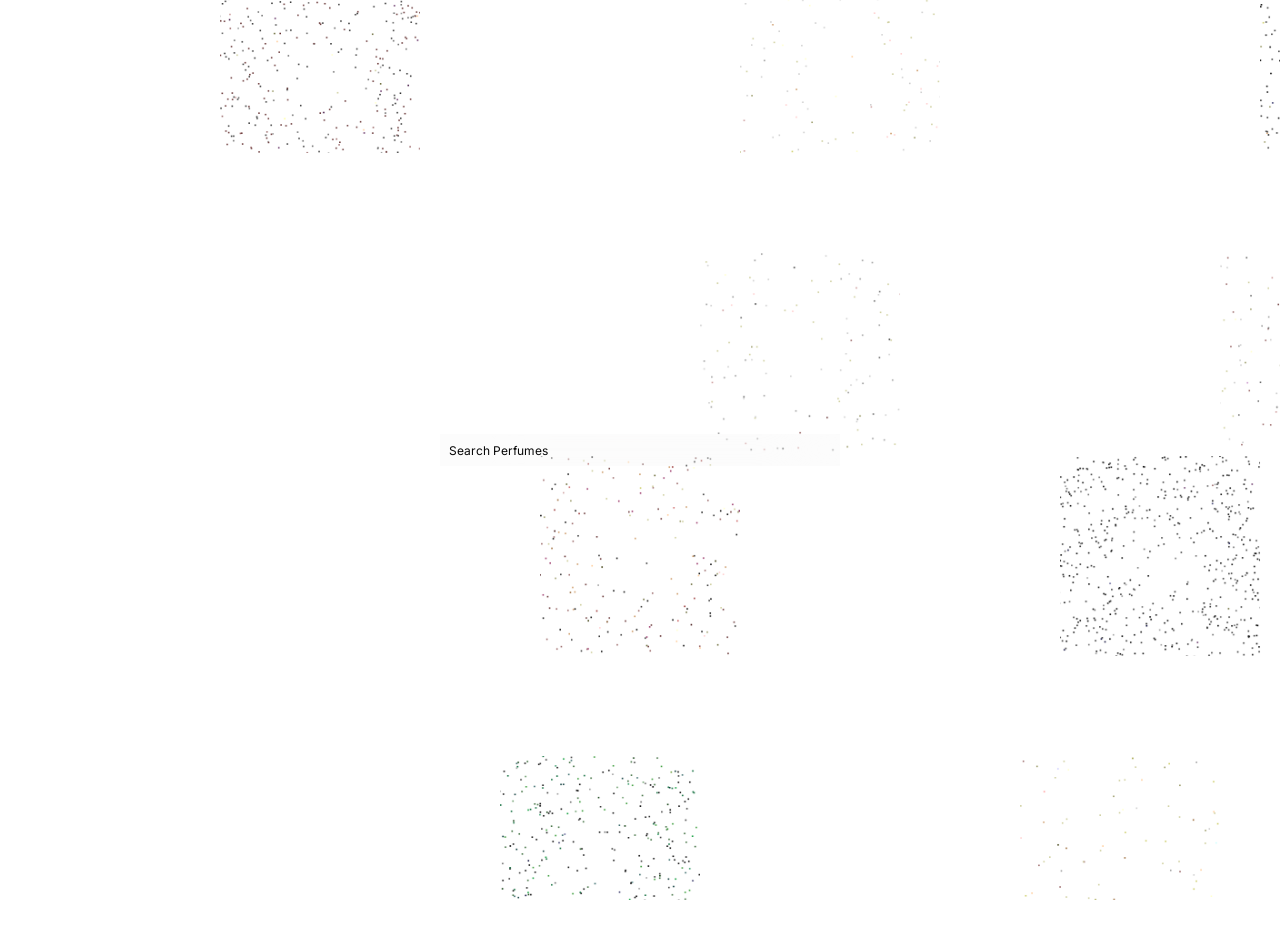
<file: index.html>
<!doctype html>
<html lang="en">
  <head><meta charset="UTF-8" /><meta name="viewport" content="width=device-width, initial-scale=1.0, maximum-scale=1.0" /><title>Perfume Atlas</title><link rel="stylesheet" href="styles.css" /><link rel="stylesheet" href="interaction-fixes.css" /><link rel="stylesheet" href="mobile.css" /><link rel="stylesheet" href="refinements.css" /></head>
  <body>
    <main class="atlas" id="atlas">
      <div class="floating-bottles" id="floatingBottles" aria-hidden="true"></div>
      <section class="search-area" id="searchArea"><label class="search-bar"><input id="search" autocomplete="off" placeholder="Search Perfumes" /><button id="clearSearch" aria-label="Clear search">×</button></label><div class="search-results" id="searchResults" hidden></div></section>
      <section class="detail-workspace" id="workspace" hidden>
        <button class="back-to-previous" id="backToPrevious" type="button" hidden aria-label="Back to previous perfume">← <span>Back to Previous</span></button>
        <aside class="collections panel" id="collectionsPanel"><button class="bar toggle" id="collectionsToggle"><span id="collectionName">Collections</span><b>+</b></button><div class="collection-grid" id="collectionGrid" hidden></div><button class="bar toggle" id="brandToggle"><span id="brandName">Brand</span><b>+</b></button><div class="collection-grid" id="brandGrid" hidden></div></aside>
        <article class="hero-card panel" id="heroCard"></article><aside class="details-panel" id="detailsPanel"></aside><aside class="connections" id="connections" hidden></aside>
      </section>
    </main>
    <dialog id="mobileNoteDialog" aria-label="Related fragrances"><div id="mobileNoteContent"></div></dialog>
    <script src="perfumes-data.js"></script><script src="bitmap-points.js"></script><script src="note-particles.js"></script><script src="app.js"></script>
    <script src="color-atmosphere.js"></script>
  </body>
</html>
</file>
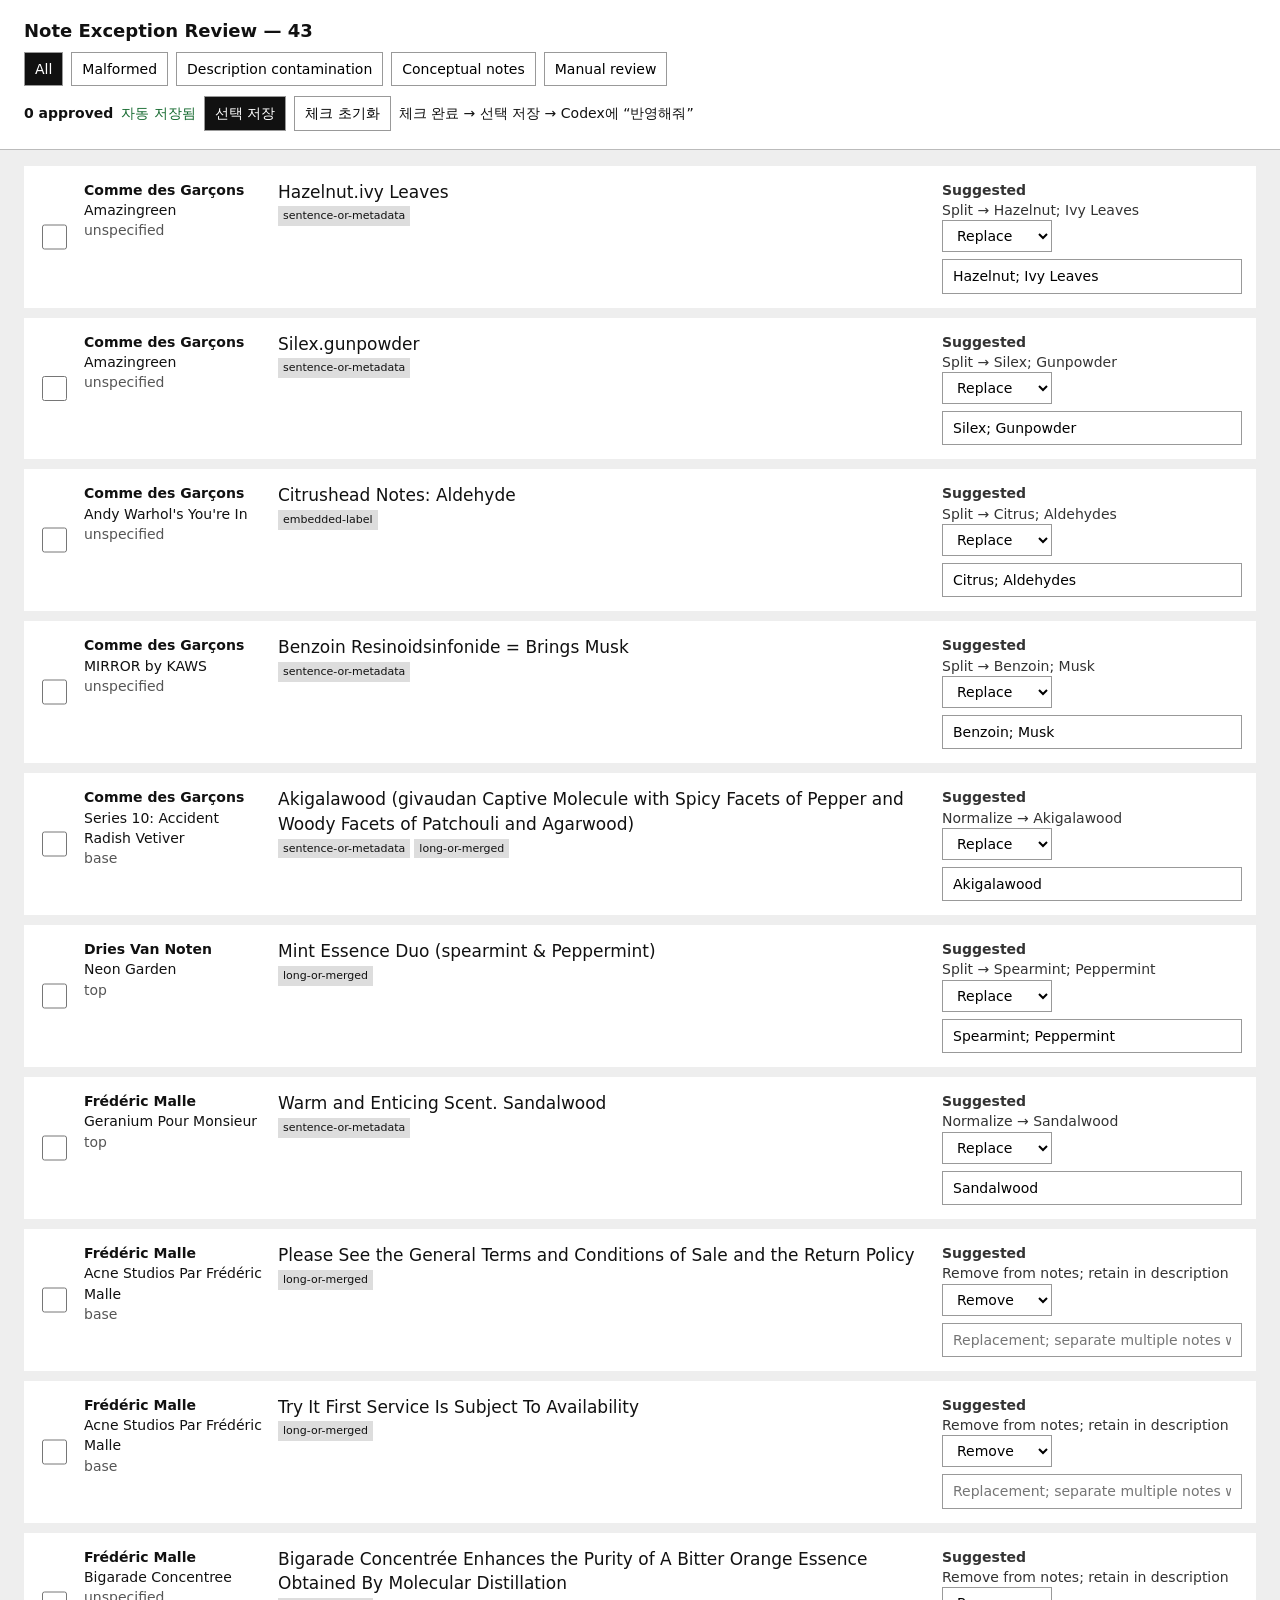
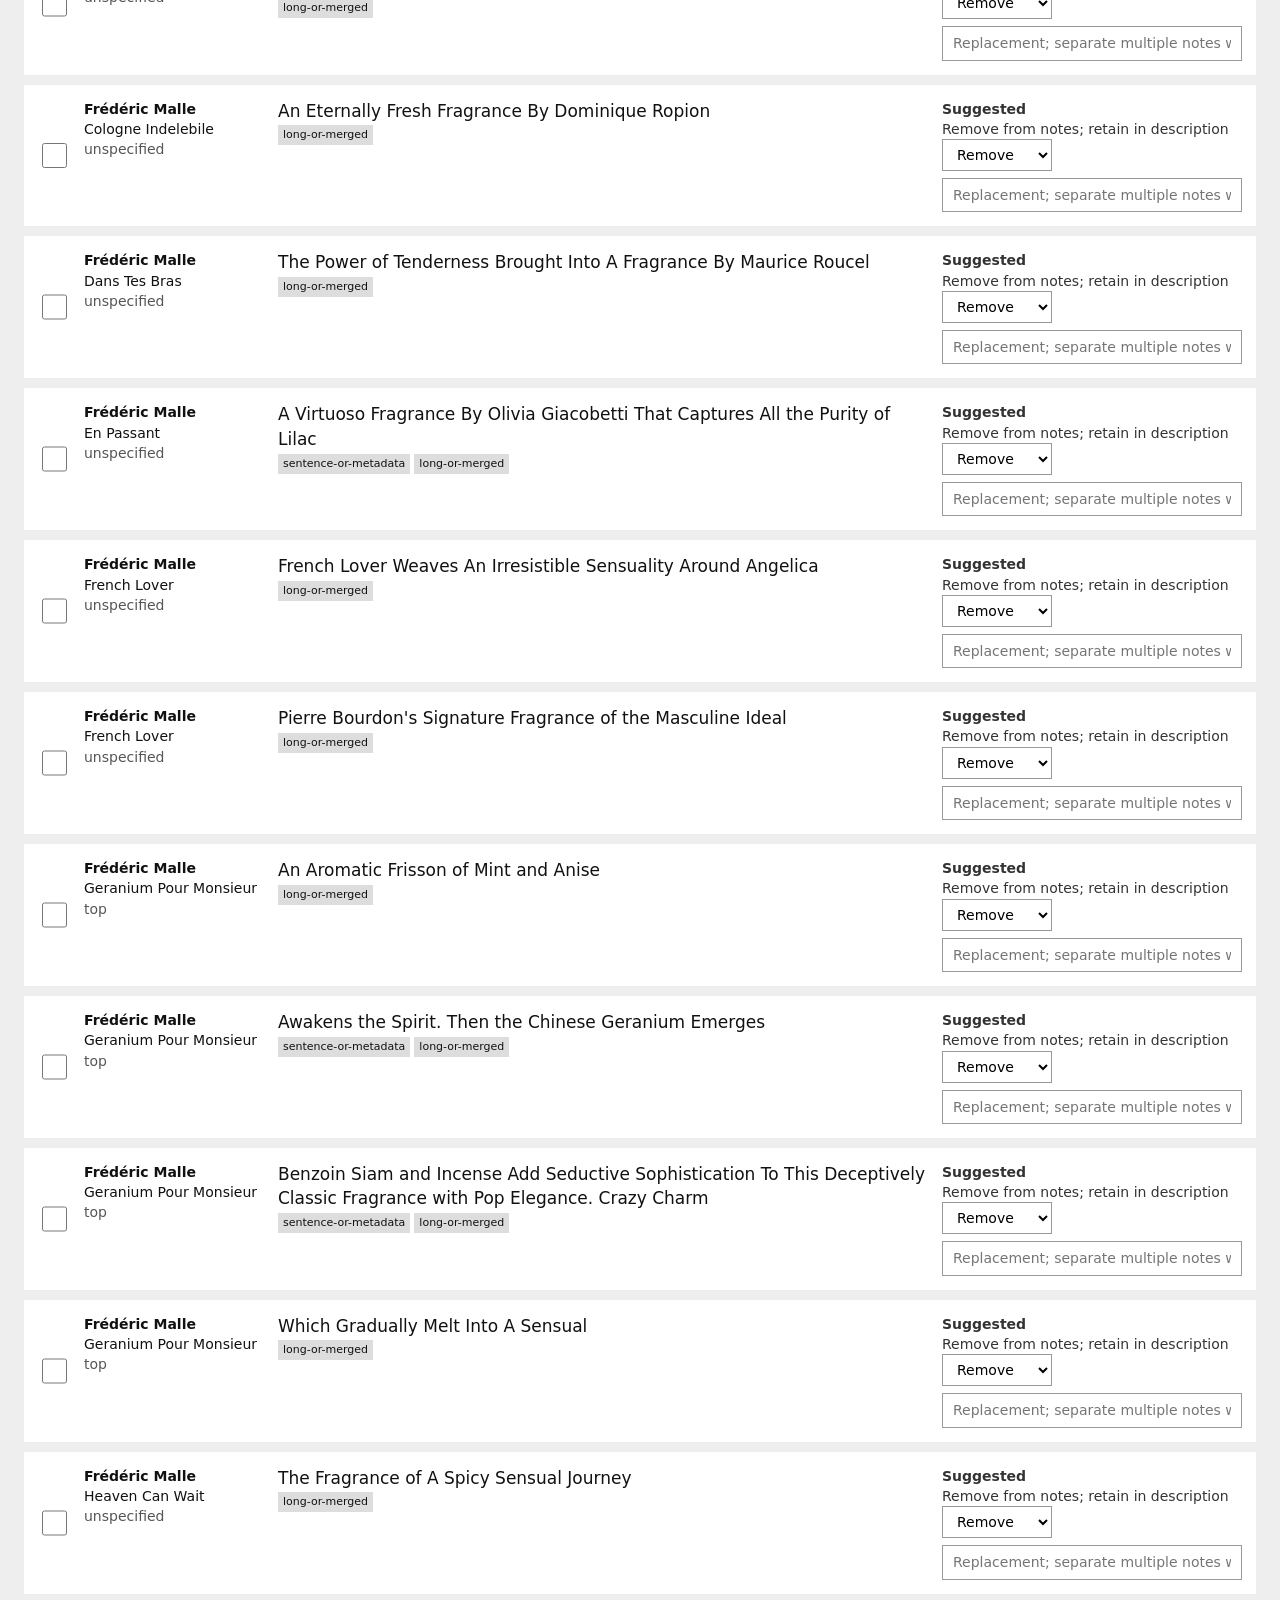
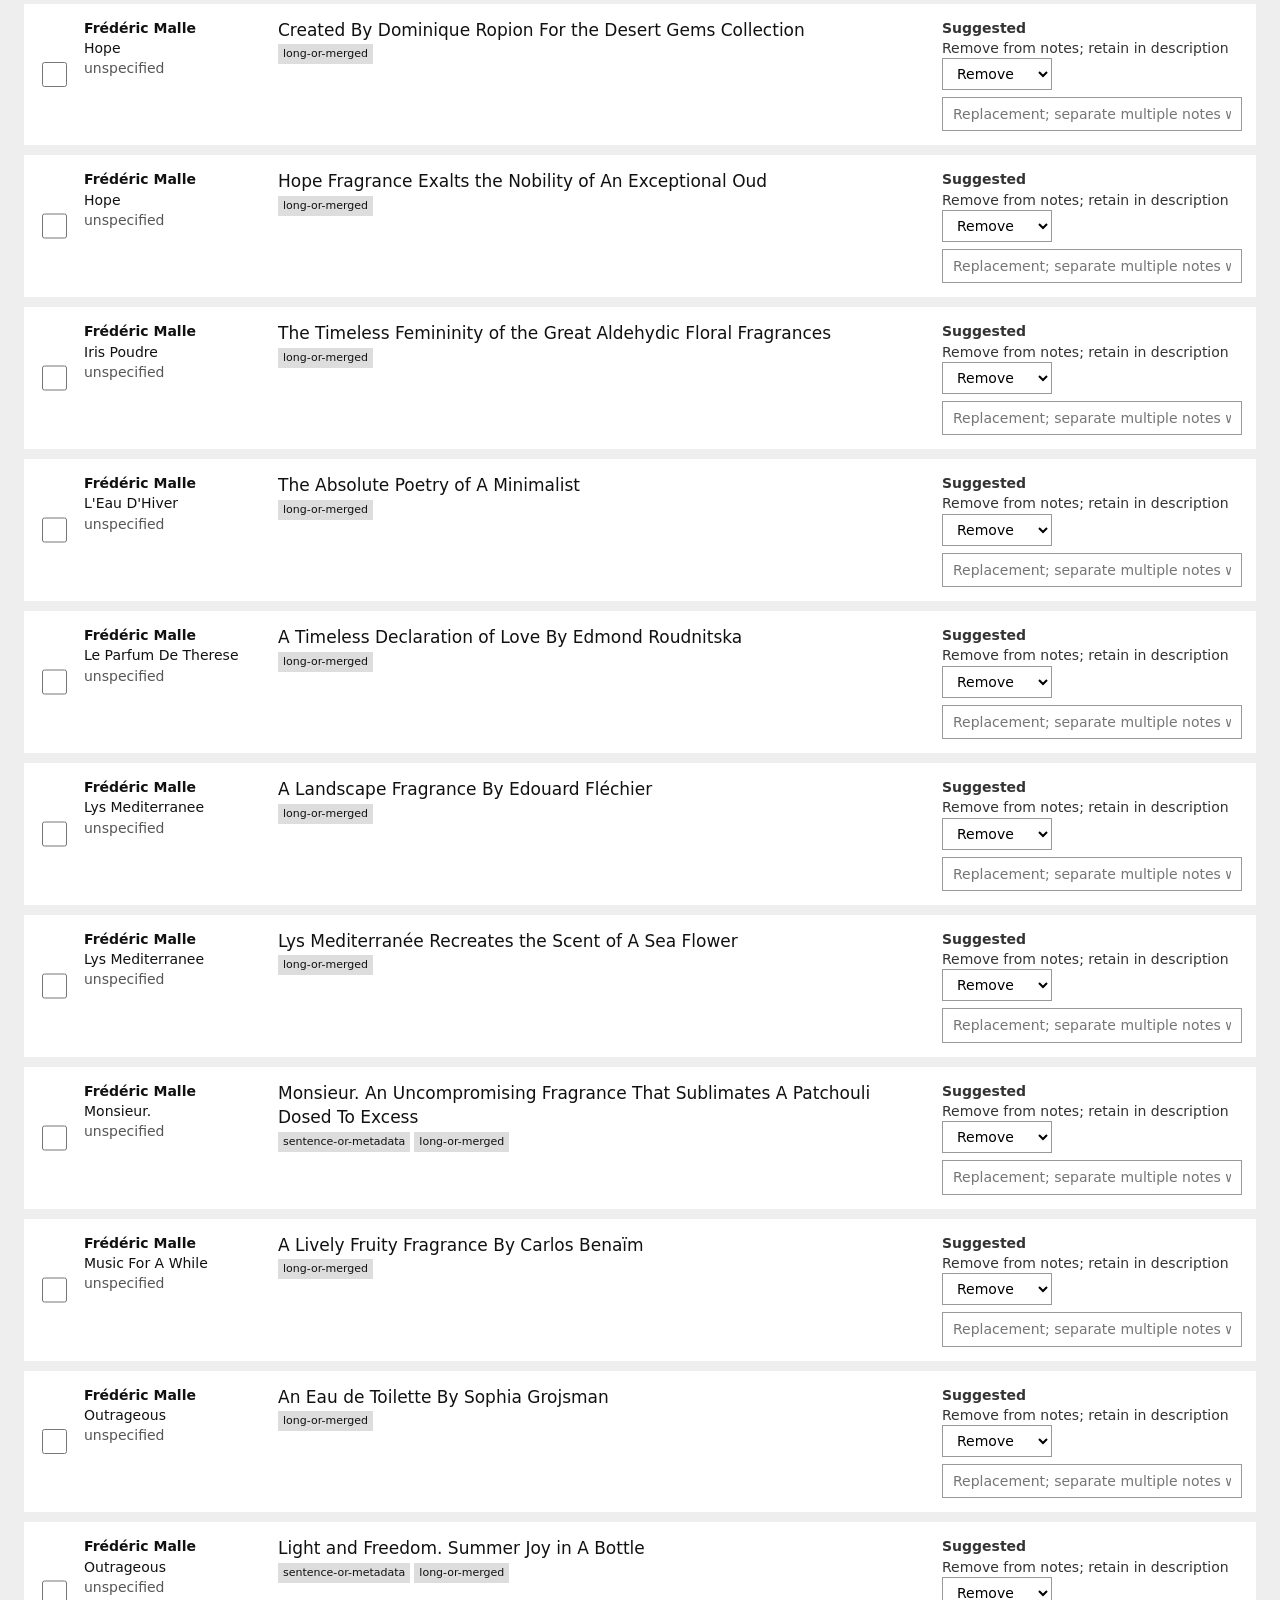
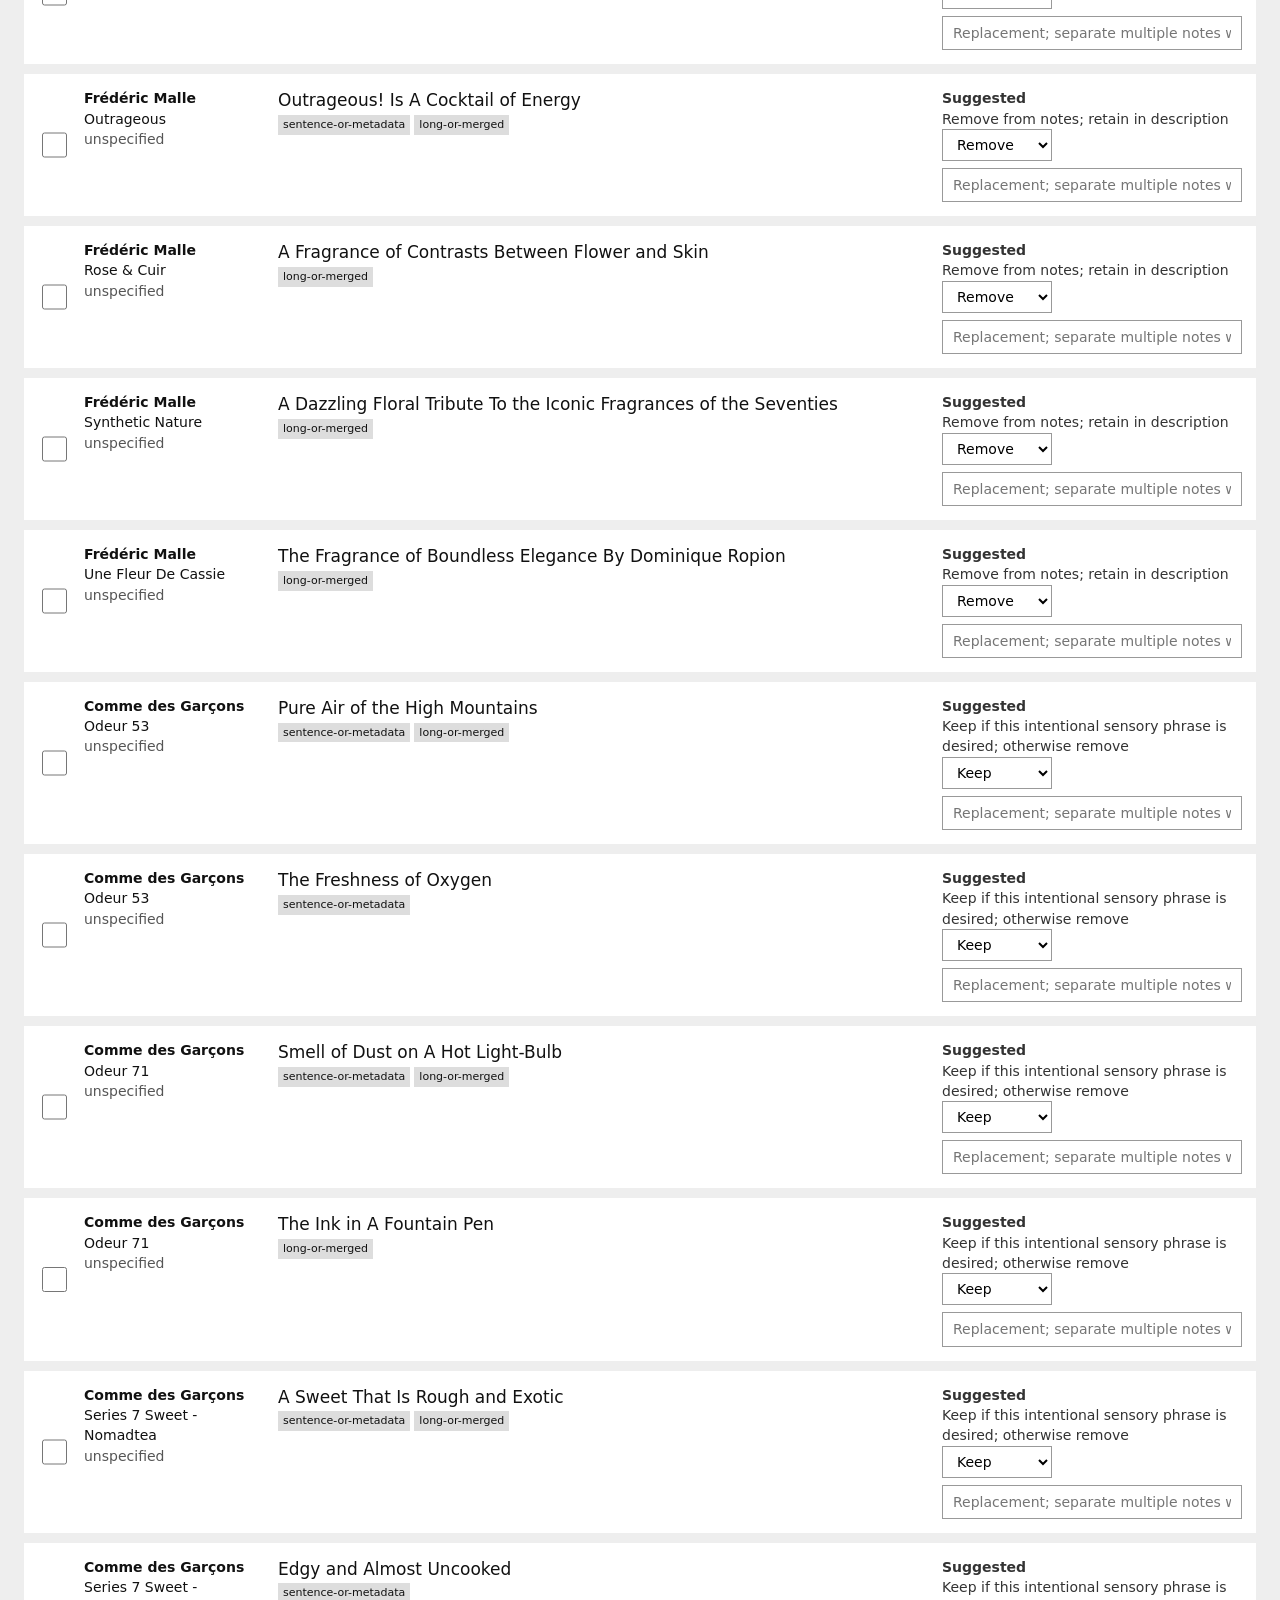
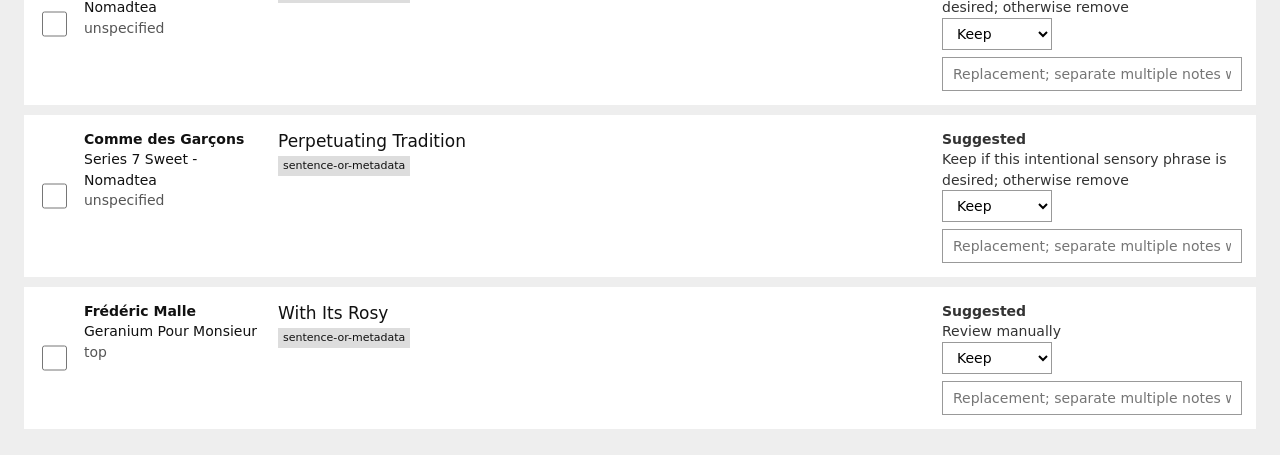
<file: note-exceptions.html>
<!doctype html><html lang="en"><meta charset="utf-8"><meta name="viewport" content="width=device-width,initial-scale=1"><title>Note Exception Review</title><style>
body{font:14px/1.45 system-ui;margin:0;background:#eee;color:#111}header{position:sticky;top:0;background:#fff;padding:18px 24px;border-bottom:1px solid #bbb;z-index:2}h1{font-size:18px;margin:0 0 8px}.toolbar,.filters{display:flex;gap:8px;flex-wrap:wrap;align-items:center}.toolbar{margin-top:10px}button,select,input[type=text]{border:1px solid #999;background:#fff;padding:6px 10px;font:inherit}button{cursor:pointer}.active,.primary{background:#111;color:#fff}.saved{color:#176b31}.pending{color:#8b4b00}main{padding:16px 24px}.row{background:#fff;margin:0 0 10px;padding:14px;display:grid;grid-template-columns:32px 180px minmax(260px,1fr) 300px;gap:14px}.row.approved{outline:2px solid #111}.meta{color:#555}.value{font-size:17px}.proposal{color:#333}.decision{display:grid;grid-template-columns:110px 1fr;gap:7px}.decision input{grid-column:1/-1}.tag{display:inline-block;font-size:11px;background:#ddd;padding:2px 5px;margin-right:4px}@media(max-width:850px){.row{grid-template-columns:32px 1fr}.decision,.proposal{grid-column:2}}
</style><header><h1>Note Exception Review — <span id="count"></span></h1><div class="filters" id="filters"></div><div class="toolbar"><b><span id="selectedCount">0</span> approved</b><span id="status" class="saved">자동 저장됨</span><button id="download" class="primary">선택 저장</button><button id="clear">체크 초기화</button><span>체크 완료 → 선택 저장 → Codex에 “반영해줘”</span></div></header><main id="list"></main><script>
const rows=[{"id": "cdg-amazingreen::unspecified::Hazelnut.ivy Leaves", "brand": "Comme des Garçons", "perfume": "Amazingreen", "perfumeId": "cdg-amazingreen", "position": "unspecified", "value": "Hazelnut.ivy Leaves", "category": "malformed-note", "reasons": ["sentence-or-metadata"], "proposal": "Split → Hazelnut; Ivy Leaves", "defaultAction": "replace", "defaultReplacement": "Hazelnut; Ivy Leaves"}, {"id": "cdg-amazingreen::unspecified::Silex.gunpowder", "brand": "Comme des Garçons", "perfume": "Amazingreen", "perfumeId": "cdg-amazingreen", "position": "unspecified", "value": "Silex.gunpowder", "category": "malformed-note", "reasons": ["sentence-or-metadata"], "proposal": "Split → Silex; Gunpowder", "defaultAction": "replace", "defaultReplacement": "Silex; Gunpowder"}, {"id": "cdg-andy-warhols-youre-in-5::unspecified::Citrushead Notes: Aldehyde", "brand": "Comme des Garçons", "perfume": "Andy Warhol's You're In", "perfumeId": "cdg-andy-warhols-youre-in-5", "position": "unspecified", "value": "Citrushead Notes: Aldehyde", "category": "malformed-note", "reasons": ["embedded-label"], "proposal": "Split → Citrus; Aldehydes", "defaultAction": "replace", "defaultReplacement": "Citrus; Aldehydes"}, {"id": "cdg-mirror-by-kaws::unspecified::Benzoin Resinoidsinfonide = Brings Musk", "brand": "Comme des Garçons", "perfume": "MIRROR by KAWS", "perfumeId": "cdg-mirror-by-kaws", "position": "unspecified", "value": "Benzoin Resinoidsinfonide = Brings Musk", "category": "malformed-note", "reasons": ["sentence-or-metadata"], "proposal": "Split → Benzoin; Musk", "defaultAction": "replace", "defaultReplacement": "Benzoin; Musk"}, {"id": "cdg-series-10-accident-radish-vetiver::base::Akigalawood (givaudan Captive Molecule with Spicy Facets of Pepper and Woody Facets of Patchouli and Agarwood)", "brand": "Comme des Garçons", "perfume": "Series 10: Accident Radish Vetiver", "perfumeId": "cdg-series-10-accident-radish-vetiver", "position": "base", "value": "Akigalawood (givaudan Captive Molecule with Spicy Facets of Pepper and Woody Facets of Patchouli and Agarwood)", "category": "malformed-note", "reasons": ["sentence-or-metadata", "long-or-merged"], "proposal": "Normalize → Akigalawood", "defaultAction": "replace", "defaultReplacement": "Akigalawood"}, {"id": "dvn-001-099007::top::Mint Essence Duo (spearmint & Peppermint)", "brand": "Dries Van Noten", "perfume": "Neon Garden", "perfumeId": "dvn-001-099007", "position": "top", "value": "Mint Essence Duo (spearmint & Peppermint)", "category": "malformed-note", "reasons": ["long-or-merged"], "proposal": "Split → Spearmint; Peppermint", "defaultAction": "replace", "defaultReplacement": "Spearmint; Peppermint"}, {"id": "fm-50234::top::Warm and Enticing Scent. Sandalwood", "brand": "Frédéric Malle", "perfume": "Geranium Pour Monsieur", "perfumeId": "fm-50234", "position": "top", "value": "Warm and Enticing Scent. Sandalwood", "category": "malformed-note", "reasons": ["sentence-or-metadata"], "proposal": "Normalize → Sandalwood", "defaultAction": "replace", "defaultReplacement": "Sandalwood"}, {"id": "fm-126119::base::Please See the General Terms and Conditions of Sale and the Return Policy", "brand": "Frédéric Malle", "perfume": "Acne Studios Par Frédéric Malle", "perfumeId": "fm-126119", "position": "base", "value": "Please See the General Terms and Conditions of Sale and the Return Policy", "category": "probable-description-contamination", "reasons": ["long-or-merged"], "proposal": "Remove from notes; retain in description", "defaultAction": "remove", "defaultReplacement": ""}, {"id": "fm-126119::base::Try It First Service Is Subject To Availability", "brand": "Frédéric Malle", "perfume": "Acne Studios Par Frédéric Malle", "perfumeId": "fm-126119", "position": "base", "value": "Try It First Service Is Subject To Availability", "category": "probable-description-contamination", "reasons": ["long-or-merged"], "proposal": "Remove from notes; retain in description", "defaultAction": "remove", "defaultReplacement": ""}, {"id": "fm-50181::unspecified::Bigarade Concentrée Enhances the Purity of A Bitter Orange Essence Obtained By Molecular Distillation", "brand": "Frédéric Malle", "perfume": "Bigarade Concentree", "perfumeId": "fm-50181", "position": "unspecified", "value": "Bigarade Concentrée Enhances the Purity of A Bitter Orange Essence Obtained By Molecular Distillation", "category": "probable-description-contamination", "reasons": ["long-or-merged"], "proposal": "Remove from notes; retain in description", "defaultAction": "remove", "defaultReplacement": ""}, {"id": "fm-50272::unspecified::An Eternally Fresh Fragrance By Dominique Ropion", "brand": "Frédéric Malle", "perfume": "Cologne Indelebile", "perfumeId": "fm-50272", "position": "unspecified", "value": "An Eternally Fresh Fragrance By Dominique Ropion", "category": "probable-description-contamination", "reasons": ["long-or-merged"], "proposal": "Remove from notes; retain in description", "defaultAction": "remove", "defaultReplacement": ""}, {"id": "fm-50228::unspecified::The Power of Tenderness Brought Into A Fragrance By Maurice Roucel", "brand": "Frédéric Malle", "perfume": "Dans Tes Bras", "perfumeId": "fm-50228", "position": "unspecified", "value": "The Power of Tenderness Brought Into A Fragrance By Maurice Roucel", "category": "probable-description-contamination", "reasons": ["long-or-merged"], "proposal": "Remove from notes; retain in description", "defaultAction": "remove", "defaultReplacement": ""}, {"id": "fm-49919::unspecified::A Virtuoso Fragrance By Olivia Giacobetti That Captures All the Purity of Lilac", "brand": "Frédéric Malle", "perfume": "En Passant", "perfumeId": "fm-49919", "position": "unspecified", "value": "A Virtuoso Fragrance By Olivia Giacobetti That Captures All the Purity of Lilac", "category": "probable-description-contamination", "reasons": ["sentence-or-metadata", "long-or-merged"], "proposal": "Remove from notes; retain in description", "defaultAction": "remove", "defaultReplacement": ""}, {"id": "fm-50222::unspecified::French Lover Weaves An Irresistible Sensuality Around Angelica", "brand": "Frédéric Malle", "perfume": "French Lover", "perfumeId": "fm-50222", "position": "unspecified", "value": "French Lover Weaves An Irresistible Sensuality Around Angelica", "category": "probable-description-contamination", "reasons": ["long-or-merged"], "proposal": "Remove from notes; retain in description", "defaultAction": "remove", "defaultReplacement": ""}, {"id": "fm-50222::unspecified::Pierre Bourdon's Signature Fragrance of the Masculine Ideal", "brand": "Frédéric Malle", "perfume": "French Lover", "perfumeId": "fm-50222", "position": "unspecified", "value": "Pierre Bourdon's Signature Fragrance of the Masculine Ideal", "category": "probable-description-contamination", "reasons": ["long-or-merged"], "proposal": "Remove from notes; retain in description", "defaultAction": "remove", "defaultReplacement": ""}, {"id": "fm-50234::top::An Aromatic Frisson of Mint and Anise", "brand": "Frédéric Malle", "perfume": "Geranium Pour Monsieur", "perfumeId": "fm-50234", "position": "top", "value": "An Aromatic Frisson of Mint and Anise", "category": "probable-description-contamination", "reasons": ["long-or-merged"], "proposal": "Remove from notes; retain in description", "defaultAction": "remove", "defaultReplacement": ""}, {"id": "fm-50234::top::Awakens the Spirit. Then the Chinese Geranium Emerges", "brand": "Frédéric Malle", "perfume": "Geranium Pour Monsieur", "perfumeId": "fm-50234", "position": "top", "value": "Awakens the Spirit. Then the Chinese Geranium Emerges", "category": "probable-description-contamination", "reasons": ["sentence-or-metadata", "long-or-merged"], "proposal": "Remove from notes; retain in description", "defaultAction": "remove", "defaultReplacement": ""}, {"id": "fm-50234::top::Benzoin Siam and Incense Add Seductive Sophistication To This Deceptively Classic Fragrance with Pop Elegance. Crazy Charm", "brand": "Frédéric Malle", "perfume": "Geranium Pour Monsieur", "perfumeId": "fm-50234", "position": "top", "value": "Benzoin Siam and Incense Add Seductive Sophistication To This Deceptively Classic Fragrance with Pop Elegance. Crazy Charm", "category": "probable-description-contamination", "reasons": ["sentence-or-metadata", "long-or-merged"], "proposal": "Remove from notes; retain in description", "defaultAction": "remove", "defaultReplacement": ""}, {"id": "fm-50234::top::Which Gradually Melt Into A Sensual", "brand": "Frédéric Malle", "perfume": "Geranium Pour Monsieur", "perfumeId": "fm-50234", "position": "top", "value": "Which Gradually Melt Into A Sensual", "category": "probable-description-contamination", "reasons": ["long-or-merged"], "proposal": "Remove from notes; retain in description", "defaultAction": "remove", "defaultReplacement": ""}, {"id": "fm-121412::unspecified::The Fragrance of A Spicy Sensual Journey", "brand": "Frédéric Malle", "perfume": "Heaven Can Wait", "perfumeId": "fm-121412", "position": "unspecified", "value": "The Fragrance of A Spicy Sensual Journey", "category": "probable-description-contamination", "reasons": ["long-or-merged"], "proposal": "Remove from notes; retain in description", "defaultAction": "remove", "defaultReplacement": ""}, {"id": "fm-127736::unspecified::Created By Dominique Ropion For the Desert Gems Collection", "brand": "Frédéric Malle", "perfume": "Hope", "perfumeId": "fm-127736", "position": "unspecified", "value": "Created By Dominique Ropion For the Desert Gems Collection", "category": "probable-description-contamination", "reasons": ["long-or-merged"], "proposal": "Remove from notes; retain in description", "defaultAction": "remove", "defaultReplacement": ""}, {"id": "fm-127736::unspecified::Hope Fragrance Exalts the Nobility of An Exceptional Oud", "brand": "Frédéric Malle", "perfume": "Hope", "perfumeId": "fm-127736", "position": "unspecified", "value": "Hope Fragrance Exalts the Nobility of An Exceptional Oud", "category": "probable-description-contamination", "reasons": ["long-or-merged"], "proposal": "Remove from notes; retain in description", "defaultAction": "remove", "defaultReplacement": ""}, {"id": "fm-50168::unspecified::The Timeless Femininity of the Great Aldehydic Floral Fragrances", "brand": "Frédéric Malle", "perfume": "Iris Poudre", "perfumeId": "fm-50168", "position": "unspecified", "value": "The Timeless Femininity of the Great Aldehydic Floral Fragrances", "category": "probable-description-contamination", "reasons": ["long-or-merged"], "proposal": "Remove from notes; retain in description", "defaultAction": "remove", "defaultReplacement": ""}, {"id": "fm-49921::unspecified::The Absolute Poetry of A Minimalist", "brand": "Frédéric Malle", "perfume": "L'Eau D'Hiver", "perfumeId": "fm-49921", "position": "unspecified", "value": "The Absolute Poetry of A Minimalist", "category": "probable-description-contamination", "reasons": ["long-or-merged"], "proposal": "Remove from notes; retain in description", "defaultAction": "remove", "defaultReplacement": ""}, {"id": "fm-50136::unspecified::A Timeless Declaration of Love By Edmond Roudnitska", "brand": "Frédéric Malle", "perfume": "Le Parfum De Therese", "perfumeId": "fm-50136", "position": "unspecified", "value": "A Timeless Declaration of Love By Edmond Roudnitska", "category": "probable-description-contamination", "reasons": ["long-or-merged"], "proposal": "Remove from notes; retain in description", "defaultAction": "remove", "defaultReplacement": ""}, {"id": "fm-50162::unspecified::A Landscape Fragrance By Edouard Fléchier", "brand": "Frédéric Malle", "perfume": "Lys Mediterranee", "perfumeId": "fm-50162", "position": "unspecified", "value": "A Landscape Fragrance By Edouard Fléchier", "category": "probable-description-contamination", "reasons": ["long-or-merged"], "proposal": "Remove from notes; retain in description", "defaultAction": "remove", "defaultReplacement": ""}, {"id": "fm-50162::unspecified::Lys Mediterranée Recreates the Scent of A Sea Flower", "brand": "Frédéric Malle", "perfume": "Lys Mediterranee", "perfumeId": "fm-50162", "position": "unspecified", "value": "Lys Mediterranée Recreates the Scent of A Sea Flower", "category": "probable-description-contamination", "reasons": ["long-or-merged"], "proposal": "Remove from notes; retain in description", "defaultAction": "remove", "defaultReplacement": ""}, {"id": "fm-49934::unspecified::Monsieur. An Uncompromising Fragrance That Sublimates A Patchouli Dosed To Excess", "brand": "Frédéric Malle", "perfume": "Monsieur.", "perfumeId": "fm-49934", "position": "unspecified", "value": "Monsieur. An Uncompromising Fragrance That Sublimates A Patchouli Dosed To Excess", "category": "probable-description-contamination", "reasons": ["sentence-or-metadata", "long-or-merged"], "proposal": "Remove from notes; retain in description", "defaultAction": "remove", "defaultReplacement": ""}, {"id": "fm-57108::unspecified::A Lively Fruity Fragrance By Carlos Benaïm", "brand": "Frédéric Malle", "perfume": "Music For A While", "perfumeId": "fm-57108", "position": "unspecified", "value": "A Lively Fruity Fragrance By Carlos Benaïm", "category": "probable-description-contamination", "reasons": ["long-or-merged"], "proposal": "Remove from notes; retain in description", "defaultAction": "remove", "defaultReplacement": ""}, {"id": "fm-50288::unspecified::An Eau de Toilette By Sophia Grojsman", "brand": "Frédéric Malle", "perfume": "Outrageous", "perfumeId": "fm-50288", "position": "unspecified", "value": "An Eau de Toilette By Sophia Grojsman", "category": "probable-description-contamination", "reasons": ["long-or-merged"], "proposal": "Remove from notes; retain in description", "defaultAction": "remove", "defaultReplacement": ""}, {"id": "fm-50288::unspecified::Light and Freedom. Summer Joy in A Bottle", "brand": "Frédéric Malle", "perfume": "Outrageous", "perfumeId": "fm-50288", "position": "unspecified", "value": "Light and Freedom. Summer Joy in A Bottle", "category": "probable-description-contamination", "reasons": ["sentence-or-metadata", "long-or-merged"], "proposal": "Remove from notes; retain in description", "defaultAction": "remove", "defaultReplacement": ""}, {"id": "fm-50288::unspecified::Outrageous! Is A Cocktail of Energy", "brand": "Frédéric Malle", "perfume": "Outrageous", "perfumeId": "fm-50288", "position": "unspecified", "value": "Outrageous! Is A Cocktail of Energy", "category": "probable-description-contamination", "reasons": ["sentence-or-metadata", "long-or-merged"], "proposal": "Remove from notes; retain in description", "defaultAction": "remove", "defaultReplacement": ""}, {"id": "fm-71255::unspecified::A Fragrance of Contrasts Between Flower and Skin", "brand": "Frédéric Malle", "perfume": "Rose & Cuir", "perfumeId": "fm-71255", "position": "unspecified", "value": "A Fragrance of Contrasts Between Flower and Skin", "category": "probable-description-contamination", "reasons": ["long-or-merged"], "proposal": "Remove from notes; retain in description", "defaultAction": "remove", "defaultReplacement": ""}, {"id": "fm-125716::unspecified::A Dazzling Floral Tribute To the Iconic Fragrances of the Seventies", "brand": "Frédéric Malle", "perfume": "Synthetic Nature", "perfumeId": "fm-125716", "position": "unspecified", "value": "A Dazzling Floral Tribute To the Iconic Fragrances of the Seventies", "category": "probable-description-contamination", "reasons": ["long-or-merged"], "proposal": "Remove from notes; retain in description", "defaultAction": "remove", "defaultReplacement": ""}, {"id": "fm-49915::unspecified::The Fragrance of Boundless Elegance By Dominique Ropion", "brand": "Frédéric Malle", "perfume": "Une Fleur De Cassie", "perfumeId": "fm-49915", "position": "unspecified", "value": "The Fragrance of Boundless Elegance By Dominique Ropion", "category": "probable-description-contamination", "reasons": ["long-or-merged"], "proposal": "Remove from notes; retain in description", "defaultAction": "remove", "defaultReplacement": ""}, {"id": "cdg-odeur-53::unspecified::Pure Air of the High Mountains", "brand": "Comme des Garçons", "perfume": "Odeur 53", "perfumeId": "cdg-odeur-53", "position": "unspecified", "value": "Pure Air of the High Mountains", "category": "conceptual-note-review", "reasons": ["sentence-or-metadata", "long-or-merged"], "proposal": "Keep if this intentional sensory phrase is desired; otherwise remove", "defaultAction": "keep", "defaultReplacement": ""}, {"id": "cdg-odeur-53::unspecified::The Freshness of Oxygen", "brand": "Comme des Garçons", "perfume": "Odeur 53", "perfumeId": "cdg-odeur-53", "position": "unspecified", "value": "The Freshness of Oxygen", "category": "conceptual-note-review", "reasons": ["sentence-or-metadata"], "proposal": "Keep if this intentional sensory phrase is desired; otherwise remove", "defaultAction": "keep", "defaultReplacement": ""}, {"id": "cdg-odeur-71::unspecified::Smell of Dust on A Hot Light-Bulb", "brand": "Comme des Garçons", "perfume": "Odeur 71", "perfumeId": "cdg-odeur-71", "position": "unspecified", "value": "Smell of Dust on A Hot Light-Bulb", "category": "conceptual-note-review", "reasons": ["sentence-or-metadata", "long-or-merged"], "proposal": "Keep if this intentional sensory phrase is desired; otherwise remove", "defaultAction": "keep", "defaultReplacement": ""}, {"id": "cdg-odeur-71::unspecified::The Ink in A Fountain Pen", "brand": "Comme des Garçons", "perfume": "Odeur 71", "perfumeId": "cdg-odeur-71", "position": "unspecified", "value": "The Ink in A Fountain Pen", "category": "conceptual-note-review", "reasons": ["long-or-merged"], "proposal": "Keep if this intentional sensory phrase is desired; otherwise remove", "defaultAction": "keep", "defaultReplacement": ""}, {"id": "cdg-series-7-sweet-nomadtea::unspecified::A Sweet That Is Rough and Exotic", "brand": "Comme des Garçons", "perfume": "Series 7 Sweet - Nomadtea", "perfumeId": "cdg-series-7-sweet-nomadtea", "position": "unspecified", "value": "A Sweet That Is Rough and Exotic", "category": "conceptual-note-review", "reasons": ["sentence-or-metadata", "long-or-merged"], "proposal": "Keep if this intentional sensory phrase is desired; otherwise remove", "defaultAction": "keep", "defaultReplacement": ""}, {"id": "cdg-series-7-sweet-nomadtea::unspecified::Edgy and Almost Uncooked", "brand": "Comme des Garçons", "perfume": "Series 7 Sweet - Nomadtea", "perfumeId": "cdg-series-7-sweet-nomadtea", "position": "unspecified", "value": "Edgy and Almost Uncooked", "category": "conceptual-note-review", "reasons": ["sentence-or-metadata"], "proposal": "Keep if this intentional sensory phrase is desired; otherwise remove", "defaultAction": "keep", "defaultReplacement": ""}, {"id": "cdg-series-7-sweet-nomadtea::unspecified::Perpetuating Tradition", "brand": "Comme des Garçons", "perfume": "Series 7 Sweet - Nomadtea", "perfumeId": "cdg-series-7-sweet-nomadtea", "position": "unspecified", "value": "Perpetuating Tradition", "category": "conceptual-note-review", "reasons": ["sentence-or-metadata"], "proposal": "Keep if this intentional sensory phrase is desired; otherwise remove", "defaultAction": "keep", "defaultReplacement": ""}, {"id": "fm-50234::top::With Its Rosy", "brand": "Frédéric Malle", "perfume": "Geranium Pour Monsieur", "perfumeId": "fm-50234", "position": "top", "value": "With Its Rosy", "category": "manual-review", "reasons": ["sentence-or-metadata"], "proposal": "Review manually", "defaultAction": "keep", "defaultReplacement": ""}],storageKey='perfume-note-qc-decisions-v1';const labels={all:'All',"malformed-note":'Malformed',"probable-description-contamination":'Description contamination',"conceptual-note-review":'Conceptual notes',"manual-review":'Manual review'};let current='all';let decisions=JSON.parse(localStorage.getItem(storageKey)||'{}');const esc=s=>String(s).replace(/[&<>"']/g,c=>({'&':'&amp;','<':'&lt;','>':'&gt;','"':'&quot;',"'":'&#39;'}[c]));
function state(x){return decisions[x.id]||{approved:false,action:x.defaultAction,replacement:x.defaultReplacement}}
function save(){localStorage.setItem(storageKey,JSON.stringify(decisions));status.textContent='자동 저장됨';status.className='saved';selectedCount.textContent=Object.values(decisions).filter(x=>x.approved).length}
function render(){const shown=current==='all'?rows:rows.filter(x=>x.category===current);count.textContent=shown.length;list.innerHTML=shown.map(x=>{const s=state(x);return `<section class="row ${s.approved?'approved':''}" data-id="${esc(x.id)}"><input class="approve" type="checkbox" ${s.approved?'checked':''} aria-label="Approve"><div><b>${esc(x.brand)}</b><div>${esc(x.perfume)}</div><div class="meta">${esc(x.position)}</div></div><div><div class="value">${esc(x.value)}</div><div>${x.reasons.map(r=>`<span class="tag">${esc(r)}</span>`).join('')}</div></div><div class="proposal"><b>Suggested</b><br>${esc(x.proposal)}<div class="decision"><select class="action"><option value="replace" ${s.action==='replace'?'selected':''}>Replace</option><option value="remove" ${s.action==='remove'?'selected':''}>Remove</option><option value="keep" ${s.action==='keep'?'selected':''}>Keep</option></select><input class="replacement" type="text" value="${esc(s.replacement||'')}" placeholder="Replacement; separate multiple notes with ;"></div></div></section>`}).join('');document.querySelectorAll('#filters button').forEach(b=>b.classList.toggle('active',b.dataset.key===current));selectedCount.textContent=Object.values(decisions).filter(x=>x.approved).length}
filters.innerHTML=Object.entries(labels).map(([k,v])=>`<button data-key="${k}">${v}</button>`).join('');filters.onclick=e=>{if(e.target.dataset.key){current=e.target.dataset.key;render()}};
list.oninput=list.onchange=e=>{const row=e.target.closest('.row');if(!row)return;const original=rows.find(x=>x.id===row.dataset.id),s=state(original);decisions[original.id]={approved:row.querySelector('.approve').checked,action:row.querySelector('.action').value,replacement:row.querySelector('.replacement').value};row.classList.toggle('approved',decisions[original.id].approved);status.textContent='Saving…';status.className='pending';save()};
download.onclick=()=>{const approved=rows.map(x=>({...x,...state(x)})).filter(x=>x.approved);const blob=new Blob([JSON.stringify({createdAt:new Date().toISOString(),items:approved},null,2)],{type:'application/json'});const a=document.createElement('a');a.href=URL.createObjectURL(blob);a.download='note-qc-decisions.json';a.click();URL.revokeObjectURL(a.href)};clear.onclick=()=>{if(confirm('Clear all approved checks?')){decisions={};save();render()}};render();
</script></html>
</file>
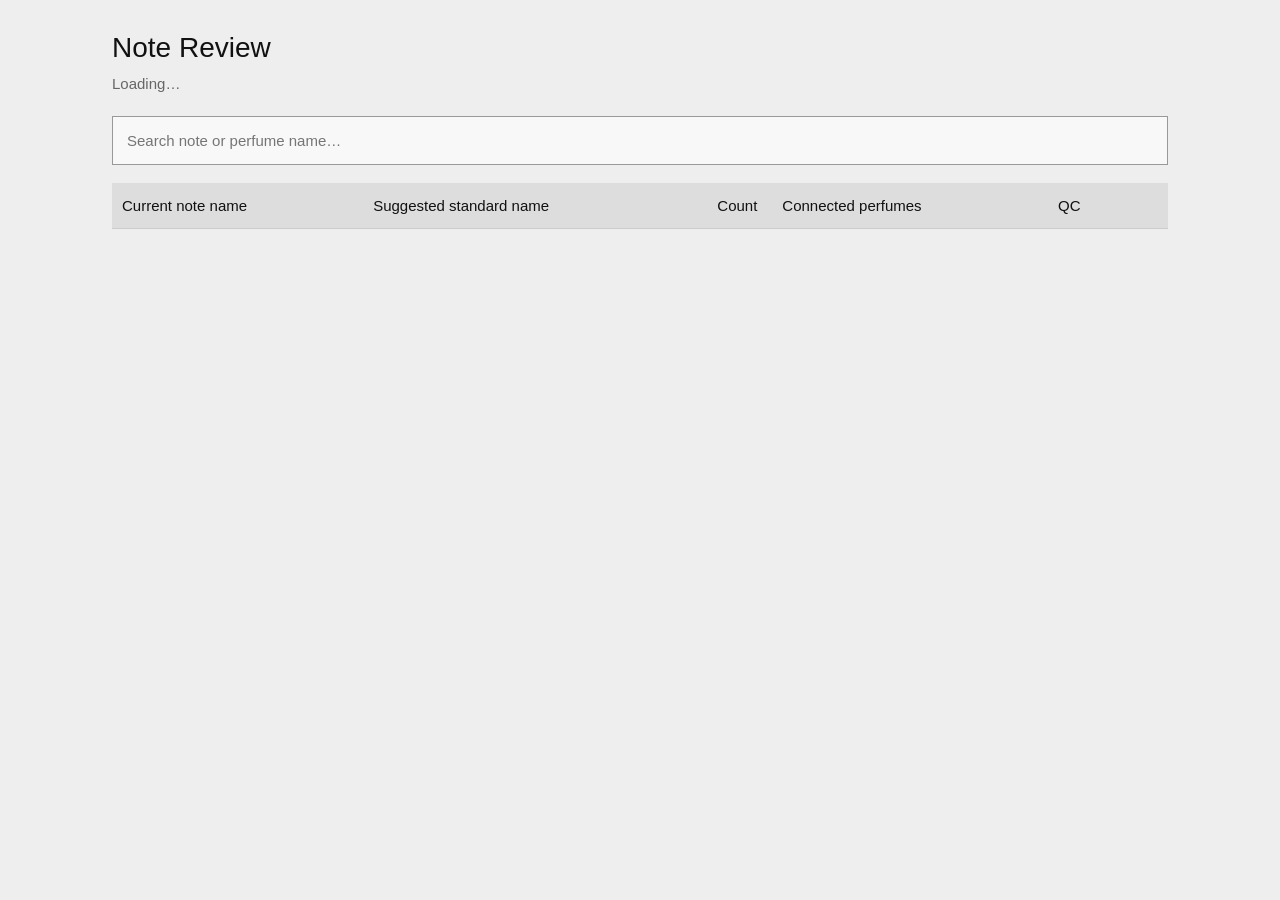
<file: note-review.html>
<!doctype html>
<html lang="en">
<head>
<meta charset="UTF-8"><meta name="viewport" content="width=device-width, initial-scale=1.0">
<title>Fra — Note Review</title>
<style>
*{box-sizing:border-box}body{margin:0;background:#eee;color:#111;font:15px/1.4 Arial,sans-serif}
main{max-width:1100px;margin:0 auto;padding:28px 22px 60px}h1{font-size:28px;font-weight:400;margin:0 0 6px}.meta{color:#666;margin-bottom:22px}
input{width:100%;padding:13px 14px;border:1px solid #999;background:#f8f8f8;font:inherit;margin-bottom:18px}
table{width:100%;border-collapse:collapse;background:#f7f7f7}th,td{border-bottom:1px solid #ccc;padding:12px 10px;vertical-align:top;text-align:left}th{font-weight:400;background:#ddd;position:sticky;top:0}.count{width:70px;text-align:center}.examples{color:#444}.examples span{display:inline-block;margin:0 6px 5px 0}.note{font-size:16px}.proposal{font-size:16px;color:#174f2b}.actions{white-space:nowrap;width:120px}.actions button{border:1px solid #888;background:#eee;padding:6px 9px;margin-right:4px;cursor:pointer}.actions button.selected{background:#111;color:#fff}.status{font-size:12px;color:#666}.empty{padding:20px;color:#666;text-align:center}
@media(max-width:650px){main{padding:20px 12px}th:nth-child(3),td:nth-child(3){display:none}}
</style>
</head>
<body><main>
<h1>Note Review</h1>
<div class="meta" id="meta">Loading…</div>
<input id="search" type="search" placeholder="Search note or perfume name…" autocomplete="off">
<table><thead><tr><th>Current note name</th><th>Suggested standard name</th><th class="count">Count</th><th>Connected perfumes</th><th class="actions">QC</th></tr></thead><tbody id="rows"></tbody></table>
</main>
<script src="perfumes-data.js"></script>
<script>
const perfumes=window.PERFUMES||[], taxonomy=${taxonomy_json}, rows=document.querySelector('#rows'), search=document.querySelector('#search'), meta=document.querySelector('#meta');
const notes=new Map();
for(const p of perfumes) for(const n of (p.notes||[])){if(!notes.has(n))notes.set(n,[]);notes.get(n).push(p)}
const all=[...notes].sort((a,b)=>a[0].localeCompare(b[0]));
const decisions=JSON.parse(localStorage.getItem('fra-note-qc')||'{}');
function proposal(n){const manual={'Black Pepper From Madagascar':'Black Pepper','Madagascan Pepper':'Black Pepper','Black Peppercorns':'Black Pepper','Peppercorns':'Black Pepper','Cedarwood':'Cedar','Virginian Cedarwood':'Cedar','Virginian Cedar':'Cedar','White Musk':'Musk','Musky Accord':'Musk','Synthetic Rose':'Rose','Pink Peppercorns':'Pink Pepper','Coriander Seeds':'Coriander'};if(manual[n])return manual[n];const exact=taxonomy.find(x=>x.toLowerCase()===n.toLowerCase());if(exact)return exact;const simplified=n.replace(/\s+(absolute|accord|oil|essence|extract|seeds?|leaves?|roots?|wood|wooden|concrete|crystals?)$/i,'').trim();const match=taxonomy.find(x=>x.toLowerCase()===simplified.toLowerCase());return match||n}
meta.textContent=`${perfumes.length} perfumes · ${all.length} unique note names · QC decisions saved locally`;
function render(){const q=search.value.trim().toLowerCase();const filtered=all.filter(([n,ps])=>(n+' '+ps.map(p=>p.name+' '+p.brand).join(' ')).toLowerCase().includes(q));rows.innerHTML=filtered.length?filtered.map(([n,ps])=>{const s=proposal(n),d=decisions[n]||'';return `<tr><td class="note">${escapeHtml(n)}</td><td class="proposal">${escapeHtml(s)}${s===n?'':'<div class="status">proposed</div>'}</td><td class="count">${ps.length}</td><td class="examples">${ps.map(p=>`<span>${escapeHtml(p.name)} · ${escapeHtml(p.brand)}</span>`).join('')}</td><td class="actions"><button class="${d==='yes'?'selected':''}" data-note="${escapeHtml(n)}" data-value="yes">Yes</button><button class="${d==='no'?'selected':''}" data-note="${escapeHtml(n)}" data-value="no">No</button></td></tr>`}).join(''):`<tr><td colspan="5" class="empty">No matching notes.</td></tr>`;rows.querySelectorAll('button').forEach(b=>b.addEventListener('click',()=>{decisions[b.dataset.note]=b.dataset.value;localStorage.setItem('fra-note-qc',JSON.stringify(decisions));render()}))}
function escapeHtml(s){return String(s).replace(/[&<>"']/g,c=>({'&':'&amp;','<':'&lt;','>':'&gt;','"':'&quot;',"'":'&#39;'}[c]))}
search.addEventListener('input',render);render();
</script></body></html>
</file>
<file: styles.css>
@import url('https://fonts.googleapis.com/css2?family=Inter:wght@400;500;600&display=swap');
:root{--ink:#080808;--paper:#fff;--panel:#e9e9e9;--gap:6px}*{box-sizing:border-box}html,body{width:100%;height:100%;margin:0;overflow:hidden;background:var(--paper);color:var(--ink);font-family:Inter,Helvetica,Arial,sans-serif;font-size:12px}.atlas{position:relative;width:100%;height:100%;isolation:isolate}.floating-bottles{position:absolute;inset:0;z-index:0}.bottle{position:absolute;border:0;padding:0;background:transparent;cursor:pointer;transition:filter .55s ease,transform .55s ease;animation:drift var(--time) ease-in-out infinite alternate}.bottle img{width:100%;height:100%;object-fit:contain;display:block}.bottle:nth-child(2n){animation-direction:alternate-reverse}.atlas.is-focused .bottle{filter:blur(12px);opacity:.55;pointer-events:none}.bottle:hover{transform:scale(1.05)!important}@keyframes drift{to{translate:0 -10px}}.search-area{position:absolute;z-index:4;left:50%;top:50%;width:400px;transform:translate(-50%,-50%);transition:opacity .25s}.atlas.is-focused .search-area{opacity:0;pointer-events:none}.search-bar{height:25px;display:flex;background:var(--panel);align-items:center}.search-bar input{width:100%;height:100%;padding:0 9px;border:0;outline:0;background:transparent;font:12px Inter,Helvetica,sans-serif;color:var(--ink)}.search-bar input::placeholder{color:var(--ink)}.search-bar button{visibility:hidden;width:28px;border:0;background:transparent;font:15px Inter,sans-serif;cursor:pointer}.search-bar:focus-within button{visibility:visible}.search-results{margin-top:5px;background:var(--panel);box-shadow:0 12px 25px rgba(0,0,0,.14)}.result{display:grid;grid-template-columns:158px 1fr 20px;align-items:center;gap:9px;width:100%;min-height:170px;padding:6px;border:0;border-bottom:5px solid #fff;background:var(--panel);text-align:left;font:12px Inter,sans-serif;cursor:pointer}.result:hover{background:#dedede}.result img{width:158px;height:158px;object-fit:contain;background:#fff}.result b{font-weight:400;display:block}.result small{display:block;margin-top:2px;font-size:12px}.result i{font-style:normal;font-size:16px}.detail-workspace{position:absolute;z-index:3;top:50%;left:50%;display:grid;grid-template-columns:200px 400px 200px;gap:var(--gap);width:812px;transform:translate(-50%,-50%);align-items:start}.panel{min-width:0}.collections{position:relative;z-index:3}.collections.is-expanded{width:400px}.bar{display:flex;justify-content:space-between;align-items:center;width:100%;height:25px;padding:0 8px;border:0;background:var(--panel);font:12px Inter,sans-serif;text-align:left}.toggle{cursor:pointer;margin-bottom:var(--gap)}.toggle b{font-size:14px;font-weight:400}.collection-grid{display:flex;gap:var(--gap);width:400px;overflow-x:auto;margin:-1px 0 var(--gap);padding-bottom:3px;background:#fff;scroll-snap-type:x mandatory}.collection-item{flex:0 0 130px;width:130px;height:130px;border:0;background:#fff;cursor:pointer;scroll-snap-align:start}.collection-item img{width:100%;height:100%;object-fit:contain}.hero-card{background:var(--paper)}.hero-head{height:25px;display:flex;align-items:center;padding:0 8px;background:var(--panel);white-space:nowrap;overflow:hidden;text-overflow:ellipsis}.hero-image{width:100%;height:400px;margin-top:var(--gap);background:#fafafa}.hero-image img{width:100%;height:100%;object-fit:contain}.description{min-height:180px;margin-top:var(--gap);padding:8px;background:var(--panel);line-height:1.28;font-size:12px}.source{display:block;margin-top:8px;text-align:right;color:#aaa;font-size:10px}.details-panel{display:flex;flex-direction:column;gap:var(--gap)}.note-section{background:var(--panel);padding:5px 8px 8px}.section-label{display:block;height:25px;margin:-5px -8px 6px;padding:6px 8px;background:var(--panel);border-bottom:var(--gap) solid #fff;font-size:12px}.layer{margin:0 0 6px}.layer-title{display:block;margin-bottom:2px}.note-button{display:flex;justify-content:space-between;width:100%;border:0;padding:2px 0 2px 18px;background:transparent;color:var(--ink);font:12px Inter,sans-serif;text-align:left;cursor:pointer}.note-button:hover,.note-button.is-selected{text-decoration:underline}.accord{display:block;padding:2px 0 2px 14px}.connections{grid-column:4;grid-row:1 / span 2;width:200px;display:flex;flex-direction:column;gap:var(--gap);max-height:650px;overflow:auto;padding-right:2px}.connection-label{margin:0;padding:5px 8px;background:var(--panel);font-size:11px}.connection{border:0;padding:0;background:transparent;text-align:left;cursor:pointer}.connection-head{display:flex;justify-content:space-between;gap:10px;padding:5px 8px;background:var(--panel);font-size:11px}.connection img{display:block;width:200px;height:200px;object-fit:contain;background:#fff}.empty{padding:8px;background:var(--panel);line-height:1.4}@media(max-width:900px){.detail-workspace{width:min(94vw,606px);grid-template-columns:150px minmax(0,1fr) 150px}.hero-image{height:340px}.connections{position:absolute;left:calc(100% + 6px);width:150px}.connection img{width:150px;height:150px}.collections.is-expanded,.collection-grid{width:310px}.collection-item{flex-basis:100px;width:100px;height:100px}}@media(max-width:650px){html,body{overflow:auto}.atlas{min-height:100vh}.detail-workspace{position:relative;top:0;left:0;transform:none;width:100%;padding:50px 12px;display:grid;grid-template-columns:1fr}.collections{display:none}.details-panel{grid-row:3}.connections{position:static;grid-column:1;grid-row:4;width:100%;display:grid;grid-template-columns:repeat(2,1fr);max-height:none}.connection img{width:100%;height:auto;aspect-ratio:1}.hero-image{height:360px}.search-area{width:calc(100% - 30px)}.bottle:nth-child(n+7){display:none}}
</file>
<file: interaction-fixes.css>
[hidden]{display:none!important}
/* Pin the primary card's top edge independently of expanded content height. */
.atlas.is-focused{overflow:hidden}
.detail-workspace{top:20vh;transform:translateX(-50%);padding-bottom:32px}
.hero-card{grid-column:2;grid-row:1}
.details-panel{grid-column:3;grid-row:1}
.collections{grid-column:1;grid-row:1}
:root{--gap:8px}
.detail-workspace{width:816px}
.collections{width:200px;display:flex;flex-direction:column;align-items:flex-end;gap:8px}
.collections .toggle{width:200px;flex-shrink:0;margin:0}
.collections .toggle.is-open,.collection-grid{width:400px}
.collection-grid{flex-shrink:0;gap:8px;margin:0;padding:0;scrollbar-width:none;overscroll-behavior-x:contain}
.collection-grid::-webkit-scrollbar{display:none;width:0;height:0}
.collection-item{padding:0;flex:0 0 200px;width:200px;height:200px}
.hero-image{height:auto;aspect-ratio:1;margin-top:8px}
.description{margin-top:8px;padding:8px}
.search-results{margin-top:8px;display:flex;flex-direction:column;gap:8px;background:transparent}
.result{padding:8px;gap:8px;border:0}
.note-section{padding:0;background:transparent}
.section-label{box-sizing:border-box;height:25px;margin:0 0 8px;padding:4px 8px;border:0;background:var(--panel)}
.section-body{padding:8px;background:var(--panel)}
.layer{margin:0 0 8px}.layer:last-child{margin-bottom:0}
.connection{display:flex;flex-direction:column;gap:8px}.connection-head{padding:8px;gap:8px}
.connections{padding:0;gap:8px}.connection img{width:100%;height:auto;aspect-ratio:1}
.connections{grid-row:1}
.connection-group{display:flex;flex-direction:column;gap:8px;flex-shrink:0}
.hero-card,.hero-image,.collection-grid,.collection-item,.connection,.connection img{background:transparent}
.atlas .hero-image,.atlas .hero-image img,.atlas .connection img,.atlas .collection-item,.atlas .collection-item img,.atlas .result img{height:auto;aspect-ratio:auto}
.hero-image img,.collection-item img{display:block;width:100%;object-fit:contain}
.collection-grid{align-items:flex-start}
.floating-bottles .bottle{height:auto!important}
.floating-bottles .bottle img{height:auto}
/* Equal-height carousel photographs, with widths derived from their ratios. */
.atlas .collection-item{flex:0 0 auto;width:auto;height:200px}
.atlas .collection-item img{width:auto;height:100%;max-width:none;aspect-ratio:auto}
.connection-group>.empty{margin:0}
.connection-group>.connection-label{margin:0}
/* Each column owns its overflow; expanding it never scrolls the canvas. */
.detail-workspace{--panel-height:calc(80dvh - 16px);padding-bottom:0}
.detail-workspace>.hero-card,
.detail-workspace>.details-panel,
.detail-workspace>.connections,
.detail-workspace>.collections{
  max-height:var(--panel-height);
  min-height:0;
  overflow-y:auto;
  overflow-x:hidden;
  overscroll-behavior:contain;
  scrollbar-width:none;
}
.detail-workspace>aside::-webkit-scrollbar,
.detail-workspace>.hero-card::-webkit-scrollbar{display:none}
.detail-workspace>.collections{
  width:min(400px,calc(50vw - 216px));
  justify-self:end;
}
.collections .collection-grid,
.collections .toggle.is-open{width:100%}
.details-panel>.note-section,.connections>.connection-group{flex-shrink:0}
@media(max-width:650px){.detail-workspace{top:0;transform:none}.hero-card{grid-column:1;grid-row:2}.details-panel{grid-column:1;grid-row:3}.collections{grid-column:1;grid-row:1}.connections{grid-column:1;grid-row:4;display:flex}}
@media(max-width:900px){.detail-workspace{width:min(94vw,616px)}.collections{width:150px}.collections .toggle{width:150px}.collections .toggle.is-open,.collection-grid{width:310px}.collection-item{flex-basis:150px;width:150px;height:150px}.connections{left:calc(100% + 8px)}}
@media(max-width:650px){.detail-workspace{width:100%;gap:8px}.collections{display:flex;width:100%;align-items:flex-end}.collections .toggle{width:50%}.collections .toggle.is-open,.collection-grid{width:100%;max-width:100%}.hero-image{height:auto;aspect-ratio:1}.hero-card{grid-row:2}.details-panel{grid-row:3}}
@media(min-width:651px) and (max-width:900px){
  .detail-workspace>.collections{width:min(310px,calc(3vw + 150px - 8px))}
  .atlas .collection-item{height:150px}
  .collections .collection-grid,.collections .toggle.is-open{width:100%}
  .detail-workspace>.connections{position:static;left:auto;width:min(150px,calc(50vw - 308px - 16px));min-width:80px}
}
@media(max-width:650px){
  .detail-workspace{--panel-height:60dvh;height:100dvh;overflow-y:auto;overscroll-behavior:contain}
  .detail-workspace>.collections{width:100%}
  .detail-workspace>.connections{width:100%}
  .collections .collection-grid,.collections .toggle.is-open{width:100%}
  .atlas .collection-item{height:150px}
}
</file>
<file: mobile.css>
#mobileNoteDialog{margin:0;inset:0;width:100%;max-width:none;height:100dvh;max-height:none;padding:16px;border:0;background:#fff;color:#080808;font:12px Inter,Helvetica,Arial,sans-serif}
#mobileNoteDialog[open]{display:flex;flex-direction:column;gap:8px}
#mobileNoteDialog::backdrop{background:rgba(255,255,255,.8)}
.mobile-note-header{display:flex;align-items:center;justify-content:space-between;flex-shrink:0;background:var(--panel);padding:0 8px;min-height:36px}
#closeMobileNote{border:0;background:transparent;font:24px Inter,sans-serif;cursor:pointer;width:36px;height:36px}
#mobileNoteContent{overflow-y:auto;min-height:0;overscroll-behavior:contain}
#mobileNoteContent .connection img{width:100%;height:auto;aspect-ratio:auto}
@media(max-width:650px){
  html,body{overflow:hidden}
  .detail-workspace{display:flex;flex-direction:column;align-items:stretch;overflow-x:hidden}
  .detail-workspace>.hero-card{order:1}
  .detail-workspace>.collections{order:2}
  .detail-workspace>.details-panel{order:3}
  .detail-workspace>.connections{display:none}
  .detail-workspace>.hero-card,.detail-workspace>.collections,.detail-workspace>.details-panel{max-height:none;overflow:visible;flex-shrink:0}
}
</file>
<file: refinements.css>
.bar,.hero-head,.section-label,.connection-label,.connection-head{box-sizing:border-box;height:auto;min-height:0;padding:8px;font:400 12px/1.3 Inter,Helvetica,Arial,sans-serif;white-space:normal;overflow-wrap:anywhere;text-align:left}
.hero-head{text-transform:capitalize}
.color-atmosphere{position:absolute;inset:-3%;width:106%;height:106%;z-index:-1;pointer-events:none;opacity:0;image-rendering:auto!important;filter:blur(16px);transition:opacity 1200ms ease}
.color-atmosphere.is-active{opacity:1}
@media(prefers-reduced-motion:reduce){.color-atmosphere{transition:none}}
.hero-head{height:auto;min-height:32px;align-items:center}
.connection-label{display:flex;align-items:flex-start;justify-content:space-between;gap:8px;width:100%;border:0;background:var(--panel);cursor:pointer}
.connection-label b,.connection-head b{font:inherit;flex-shrink:0}
.connection-items{display:flex;flex-direction:column;gap:8px;overflow:hidden}
.connection-items>.empty{margin:0;padding:8px}
.connections{max-height:calc(100vh - 40px);overflow-y:auto;overscroll-behavior:contain}
.connections>.connection-group>.connection-label{position:sticky;top:0;z-index:2}
.image-loading{filter:blur(8px);opacity:.35}
.bitmap-transition{image-rendering:auto;will-change:filter,opacity}
.bitmap-reveal-host{position:relative!important;overflow:hidden}
.bitmap-reveal-layer{position:absolute;inset:0;width:100%;height:100%;z-index:4;pointer-events:none;image-rendering:pixelated}
.hero-image,.bottle,.result,.collection-item,.connection{position:relative;overflow:hidden}
.bitmap-preview{position:absolute;object-fit:contain;opacity:1;image-rendering:pixelated;z-index:2;pointer-events:none}
.bitmap-preview.is-visible{opacity:1}
.is-dither-loading{opacity:0!important}
.floating-bottles .bottle{overflow:visible}
.note-particles{position:absolute;left:-150%;top:-150%;width:400%;height:400%;pointer-events:none}
.floating-bottles .bottle img{display:none}
.back-to-previous{position:absolute;left:0;top:-32px;z-index:4;padding:0;border:0;outline:0;background:transparent;box-shadow:none;color:inherit;font:inherit;line-height:24px;cursor:pointer;text-align:left}
.floating-bottles{overflow:hidden;perspective:1000px;cursor:grab;touch-action:none}
.floating-bottles.is-dragging{cursor:grabbing}
.floating-bottles .bottle{width:var(--size,160px)!important;height:var(--size,160px)!important;animation:none;transform:translate3d(calc(-50% + var(--field-x,0px) + var(--parallax-x,0px)),calc(-50% + var(--field-y,0px) + var(--parallax-y,0px)),0) scale(var(--field-scale,1));transition:opacity 120ms linear;will-change:transform,opacity;contain:layout paint}
.floating-bottles .bottle:hover{transform:translate3d(calc(-50% + var(--field-x,0px) + var(--parallax-x,0px)),calc(-50% + var(--field-y,0px) + var(--parallax-y,0px)),0) scale(var(--field-scale,1))!important;filter:brightness(.92);z-index:50!important}
.atlas.is-focused .floating-bottles{pointer-events:none}
.atlas.is-focused .floating-bottles .bottle{pointer-events:none;filter:none}
.floating-bottles .bottle img{width:100%;height:100%;object-fit:contain}
.search-area{top:50%;transform:translate(-50%,-50%);transition:top 600ms ease-in-out,transform 600ms ease-in-out,opacity 250ms ease}
/* Keep the search control anchored; only the result list becomes scrollable
   when there are more matches than the viewport can show. */
.atlas.has-search-results .search-area{top:20%;transform:translate(-50%,0)}
.search-bar,.hero-head,.collections .bar{height:32px;min-height:32px}
.hero-head{height:auto}
.search-results{max-height:calc(100vh - 340px);overflow-y:auto;gap:8px;background:transparent;box-shadow:none;scrollbar-width:none;-ms-overflow-style:none;transform-origin:top;animation:search-results-reveal 420ms ease-in-out both}
.search-results::-webkit-scrollbar{display:none}
.result{align-items:center;content-visibility:auto;contain-intrinsic-size:170px}
.atlas .search-results{background:transparent!important;gap:8px}
.atlas .search-results .result{border-bottom:0!important;margin:0}
.atlas .search-results .result img{display:block;width:150px!important;height:150px!important;max-width:150px;aspect-ratio:1!important;object-fit:contain!important;background:transparent!important}
.atlas .search-results .result img{object-position:left center}
.result>span,.result>i{align-self:center}
.result-notes{display:block;margin-top:8px;opacity:.4;line-height:1.3}
.empty{padding:0;background:transparent}
.atlas:is(.is-searching,.is-focused) .floating-bottles{filter:blur(35px) saturate(1.24) contrast(1.08);opacity:.84;transition:filter 360ms ease-in-out,opacity 360ms ease-in-out}
.atlas:is(.is-searching,.is-focused) .floating-bottles .bottle{opacity:.82!important}

.hero-card{max-height:calc(100vh - 40px);overflow-y:auto;scrollbar-width:none}
.hero-card{position:relative}
.hero-close{position:sticky;top:0;z-index:5;display:flex;align-items:center;justify-content:flex-end;width:100%;height:32px;margin:0;padding:8px;border:0;background:rgba(0,0,0,.01);backdrop-filter:blur(35px);-webkit-backdrop-filter:blur(35px);color:#080808!important;font:12px/1 Inter,Helvetica,Arial,sans-serif;text-align:right;cursor:pointer;opacity:1!important}
.back-to-previous,.hero-head{box-sizing:border-box;min-height:32px;padding:8px;background:rgba(0,0,0,.01);backdrop-filter:blur(35px);-webkit-backdrop-filter:blur(35px)}
.back-to-previous{display:flex;align-items:center;justify-content:flex-start;gap:4px;font:400 12px/1.3 Inter,Helvetica,Arial,sans-serif}
@media(min-width:651px){
  .hero-close{display:none!important}
  .detail-workspace>.back-to-previous{position:absolute;left:208px;top:-40px;width:400px;height:32px;padding:8px}
}
.source{font-size:12px!important;line-height:1.3}
.hero-card::-webkit-scrollbar{display:none}
.hero-card .hero-head{position:sticky;top:0;z-index:3}
.hero-image{width:100%;height:auto!important;aspect-ratio:1!important}
.hero-image img{display:block;width:100%!important;height:100%!important;max-width:100%;object-fit:contain!important}
.connection img{display:block;width:100%!important;height:auto!important;aspect-ratio:1!important;object-fit:contain!important}
.collections .bar{padding:8px}
.description{min-height:0;height:auto}
/* Unified translucent surface treatment for every information panel. Keep the
   hero artwork itself clear while ensuring nested collection/connection boxes
   receive the same 1% tint and 50px backdrop blur. */
/* Final surface pass: tint only elements that already had the gray panel
   surface; artwork and white container areas remain unchanged. */
.atlas .bar,
.atlas .hero-head,
.atlas .search-bar,
.atlas .result,
.atlas .section-label,
.atlas .section-body,
.atlas .connection-label,
.atlas .connection-head,
.atlas .description,
.atlas .empty {
  background: rgba(0,0,0,.01) !important;
  backdrop-filter: blur(35px) !important;
  -webkit-backdrop-filter: blur(35px) !important;
}
.atlas .section-label{border-bottom:0!important}
@keyframes search-results-reveal{from{max-height:0;opacity:0;filter:blur(4px)}to{max-height:calc(100vh - 340px);opacity:1;filter:blur(0)}}
@media(prefers-reduced-motion:reduce){.image-loading{filter:none;opacity:1}}
.note-button:hover,.note-button.is-selected,[aria-expanded="true"]{text-decoration:none}
.collections .toggle{transition:width 240ms ease-in-out}
.collection-grid{overflow-y:hidden}
#mobileNoteContent>.connection-group>.connection-label{position:sticky;top:0;z-index:1}
@media(max-width:650px){.bottle:nth-child(n+7){display:block}.back-to-previous{position:sticky;top:0;align-self:flex-start;order:0;z-index:10;background:rgba(255,255,255,.01);backdrop-filter:blur(35px);-webkit-backdrop-filter:blur(35px)}.detail-workspace>.hero-card .hero-head{position:sticky;top:32px;z-index:9}.hero-image{height:auto!important;aspect-ratio:1!important}.collections .toggle,.collections .toggle.is-open{width:100%}#mobileNoteContent{width:100%}}
@media(prefers-reduced-motion:reduce){.collections .toggle{transition:none}}

.result{color:var(--ink);-webkit-text-fill-color:var(--ink)}
.result b,.result small,.result i{color:inherit}
@media(max-width:650px){
  .hero-close,.back-to-previous,.detail-workspace>.hero-card .hero-head{box-sizing:border-box;height:32px;min-height:32px;padding:8px;background:rgba(0,0,0,.01);backdrop-filter:blur(35px);-webkit-backdrop-filter:blur(35px)}
  /* Mobile search stays at the top and uses the same compact type as the UI. */
  .search-area,.atlas.has-search-results .search-area{top:12px;left:12px;transform:none;width:calc(100% - 24px)}
  .search-bar input{font-size:12px}
  .search-bar input,.search-bar input::placeholder{font:12px/1 Inter,Helvetica,Arial,sans-serif!important;font-size:12px!important}
  .search-results{max-height:calc(100dvh - 56px);overflow-y:auto}
  .result{min-height:132px;padding:4px;gap:4px}
  .atlas .search-results .result img{width:124px!important;height:124px!important;max-width:124px}
  .back-to-previous{position:relative;left:auto;top:auto;width:100%;}
  .hero-close{position:fixed;top:8px;left:12px;width:calc(100% - 24px);z-index:30;text-align:right}
  .back-to-previous{margin-top:40px}
  .collections .bar,.collections .toggle,.hero-head,.section-label{min-height:32px}
  .note-button{padding-top:4px;padding-bottom:4px;color:#080808;-webkit-tap-highlight-color:transparent}
  .source{font-family:Inter,Helvetica,Arial,sans-serif;color:#888;text-decoration:none}
}

/* Inline description language switch. */
.language-toggle{
  display:inline;
  margin:0 0 0 4px;
  padding:0;
  border:0;
  background:transparent;
  color:#888;
  font:12px Inter,Helvetica,Arial,sans-serif;
  line-height:1;
  text-decoration:underline;
  text-decoration-thickness:1px;
  text-underline-offset:1px;
  cursor:pointer;
}
.language-toggle:hover{opacity:.55}
.language-toggle:disabled{cursor:wait;opacity:.5}
.language-toggle[data-error="true"]{color:#a00}

/* Keep native links/buttons black across touch browsers. */
a,button{color:var(--ink)}
button:focus,button:active,a:focus,a:active{color:var(--ink)}
.source::first-letter{font-family:Arial,sans-serif}

@media(max-width:650px){
  .search-area,.atlas.has-search-results .search-area{top:50%;left:50%;transform:translate(-50%,-50%);width:calc(100% - 24px)}
  .search-bar input{font-size:16px}
  .detail-workspace{padding:12px;top:0}
  .detail-workspace>.connections{display:flex;position:static;width:100%;grid-column:1;grid-row:auto!important;order:99!important}
  .details-panel>.connections{display:flex;flex-direction:column;gap:8px;width:100%;margin-top:0;max-height:none;order:99!important}
  .details-panel>.connections>.connection-group{width:100%;overflow:hidden}
  .details-panel>.connections .connection-items{display:flex;flex-direction:row;gap:8px;overflow-x:auto;overflow-y:hidden;padding-bottom:4px;scroll-snap-type:x mandatory}
  .details-panel>.connections .connection{flex:0 0 150px;width:150px;scroll-snap-align:start}
  .details-panel>.connections .connection-head{display:none}
  .details-panel>.connections .connection img{display:block;width:150px!important;height:150px!important;aspect-ratio:1;object-fit:contain}
}
</file>
